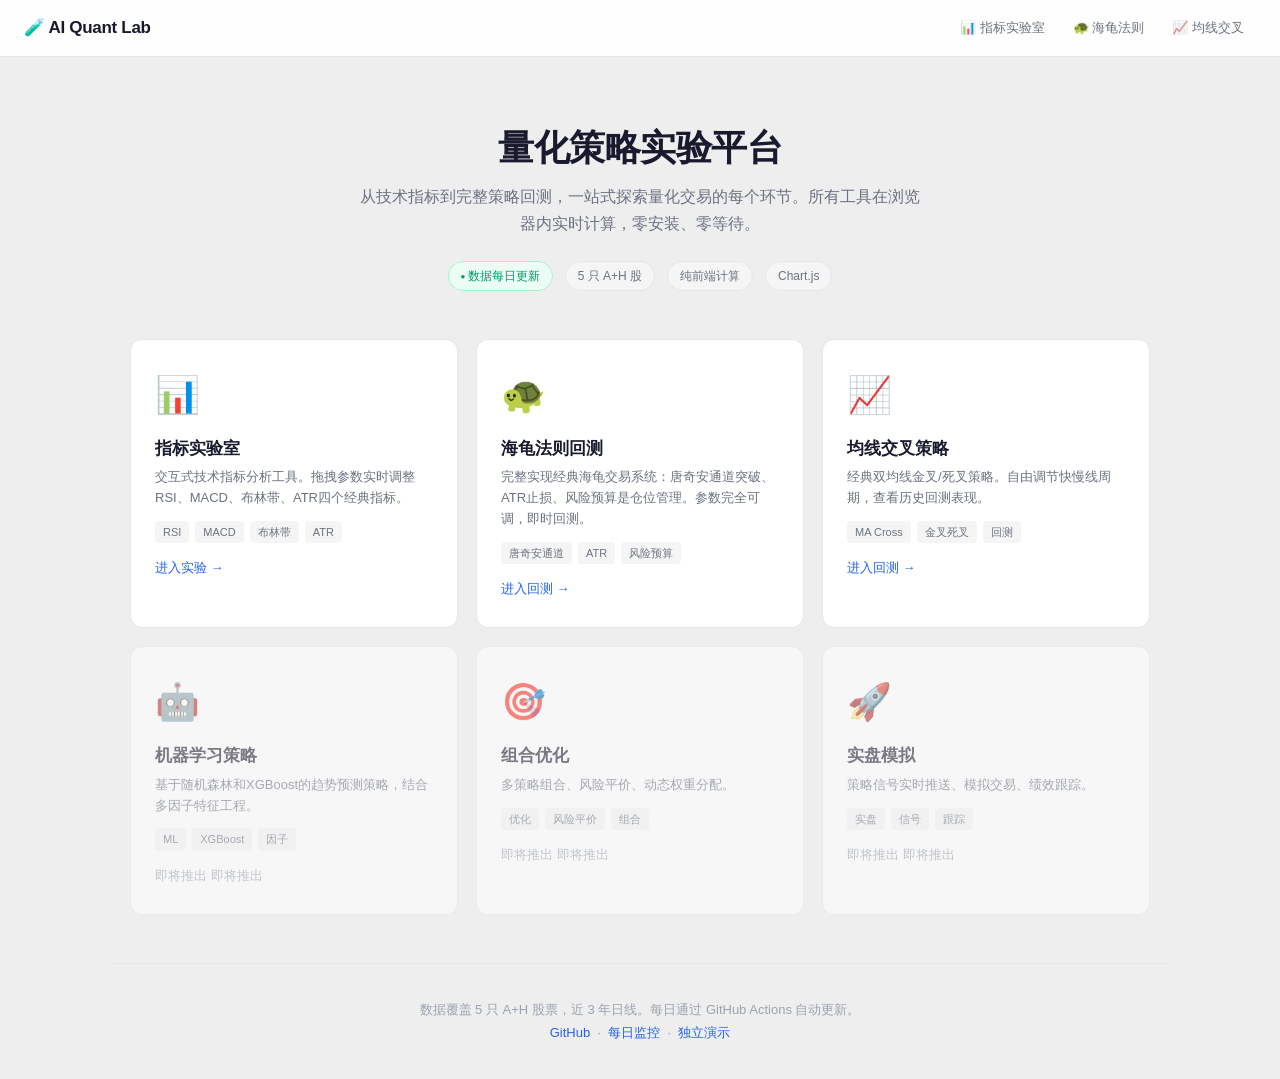
<file: index.html>
<!DOCTYPE html>
<html lang="zh-CN">
<head>
<meta charset="UTF-8">
<meta name="viewport" content="width=device-width, initial-scale=1.0">
<title>AI Quant Lab — 量化策略实验平台</title>
<link rel="stylesheet" href="shared/common.css">
<style>
/* Hero */
.hero{text-align:center;padding:64px 20px 48px}
.hero h1{font-size:36px;font-weight:700;margin-bottom:8px;letter-spacing:-.5px}
.hero p{font-size:16px;color:var(--tx2);max-width:560px;margin:0 auto 24px;line-height:1.7}
.hero .badges{display:flex;justify-content:center;gap:12px;flex-wrap:wrap}
.badge{font-size:12px;padding:5px 12px;border-radius:20px;background:var(--bg2);border:0.5px solid var(--bd);color:var(--tx2)}
.badge.live{background:#ecfdf5;border-color:#a7f3d0;color:var(--green)}
.badge.live::before{content:'● ';font-size:8px;vertical-align:middle}

/* Cards */
.strategies{display:grid;grid-template-columns:repeat(3,1fr);gap:18px;max-width:1060px;margin:0 auto;padding:0 20px 48px}
.strategy-card{background:var(--bg);border:1px solid var(--bd);border-radius:12px;padding:28px 24px;transition:all .2s;text-decoration:none;color:inherit;display:block}
.strategy-card:hover{transform:translateY(-3px);border-color:var(--accent);box-shadow:0 8px 24px rgba(0,0,0,.06)}
.strategy-card .icon{font-size:36px;margin-bottom:14px}
.strategy-card h2{font-size:17px;font-weight:600;margin-bottom:6px}
.strategy-card p{font-size:13px;color:var(--tx2);line-height:1.6;margin-bottom:12px}
.strategy-card .tags{display:flex;gap:6px;flex-wrap:wrap;margin-bottom:14px}
.tag{font-size:11px;padding:3px 8px;border-radius:4px;background:var(--bg2);color:var(--tx2)}
.strategy-card .enter{display:inline-block;font-size:13px;color:var(--accent);font-weight:500}
.strategy-card.coming-soon{opacity:.55;pointer-events:none}
.strategy-card.coming-soon .enter{color:var(--tx3)}
.strategy-card.coming-soon .enter::after{content:' 即将推出'}

/* Footer */
.footer{text-align:center;padding:32px 20px;color:var(--tx3);font-size:13px;border-top:0.5px solid var(--bd);max-width:1060px;margin:0 auto}
.footer p{margin:4px 0}
.footer a{color:var(--accent);text-decoration:none}

@media(max-width:900px){.strategies{grid-template-columns:repeat(2,1fr)}}
@media(max-width:600px){.strategies{grid-template-columns:1fr}.hero h1{font-size:26px}}
</style>
</head>
<body>

<nav class="site-nav">
  <a href="/ai-quant-lab/" class="nav-brand">🧪 AI Quant Lab</a>
  <div class="nav-links">
    <a href="/ai-quant-lab/indicator-lab/">📊 指标实验室</a>
    <a href="/ai-quant-lab/turtle-strategy/">🐢 海龟法则</a>
    <a href="/ai-quant-lab/ma-cross/">📈 均线交叉</a>
  </div>
</nav>

<!-- Hero -->
<section class="hero">
  <h1>量化策略实验平台</h1>
  <p>从技术指标到完整策略回测，一站式探索量化交易的每个环节。所有工具在浏览器内实时计算，零安装、零等待。</p>
  <div class="badges">
    <span class="badge live">数据每日更新</span>
    <span class="badge">5 只 A+H 股</span>
    <span class="badge">纯前端计算</span>
    <span class="badge">Chart.js</span>
  </div>
</section>

<!-- Strategy Cards -->
<section class="strategies">
  <!-- Indicator Lab -->
  <a href="/ai-quant-lab/indicator-lab/" class="strategy-card">
    <div class="icon">📊</div>
    <h2>指标实验室</h2>
    <p>交互式技术指标分析工具。拖拽参数实时调整RSI、MACD、布林带、ATR四个经典指标。</p>
    <div class="tags"><span class="tag">RSI</span><span class="tag">MACD</span><span class="tag">布林带</span><span class="tag">ATR</span></div>
    <span class="enter">进入实验 →</span>
  </a>

  <!-- Turtle Strategy -->
  <a href="/ai-quant-lab/turtle-strategy/" class="strategy-card">
    <div class="icon">🐢</div>
    <h2>海龟法则回测</h2>
    <p>完整实现经典海龟交易系统：唐奇安通道突破、ATR止损、风险预算是仓位管理。参数完全可调，即时回测。</p>
    <div class="tags"><span class="tag">唐奇安通道</span><span class="tag">ATR</span><span class="tag">风险预算</span></div>
    <span class="enter">进入回测 →</span>
  </a>

  <!-- MA Cross -->
  <a href="/ai-quant-lab/ma-cross/" class="strategy-card">
    <div class="icon">📈</div>
    <h2>均线交叉策略</h2>
    <p>经典双均线金叉/死叉策略。自由调节快慢线周期，查看历史回测表现。</p>
    <div class="tags"><span class="tag">MA Cross</span><span class="tag">金叉死叉</span><span class="tag">回测</span></div>
    <span class="enter">进入回测 →</span>
  </a>

  <!-- Future: ML Strategy -->
  <div class="strategy-card coming-soon">
    <div class="icon">🤖</div>
    <h2>机器学习策略</h2>
    <p>基于随机森林和XGBoost的趋势预测策略，结合多因子特征工程。</p>
    <div class="tags"><span class="tag">ML</span><span class="tag">XGBoost</span><span class="tag">因子</span></div>
    <span class="enter">即将推出</span>
  </div>

  <!-- Future: Portfolio -->
  <div class="strategy-card coming-soon">
    <div class="icon">🎯</div>
    <h2>组合优化</h2>
    <p>多策略组合、风险平价、动态权重分配。</p>
    <div class="tags"><span class="tag">优化</span><span class="tag">风险平价</span><span class="tag">组合</span></div>
    <span class="enter">即将推出</span>
  </div>

  <!-- Future: Live Trading -->
  <div class="strategy-card coming-soon">
    <div class="icon">🚀</div>
    <h2>实盘模拟</h2>
    <p>策略信号实时推送、模拟交易、绩效跟踪。</p>
    <div class="tags"><span class="tag">实盘</span><span class="tag">信号</span><span class="tag">跟踪</span></div>
    <span class="enter">即将推出</span>
  </div>
</section>

<!-- Footer -->
<div class="footer">
  <p>数据覆盖 5 只 A+H 股票，近 3 年日线。每日通过 GitHub Actions 自动更新。</p>
  <p><a href="https://github.com/waanng/ai-quant-lab" target="_blank">GitHub</a> &nbsp;·&nbsp;
     <a href="https://waanng.github.io/turtle-strategy-dashboard/" target="_blank">每日监控</a> &nbsp;·&nbsp;
     <a href="https://waanng.github.io/turtle-strategy-playground/" target="_blank">独立演示</a></p>
</div>

</body>
</html>
</file>
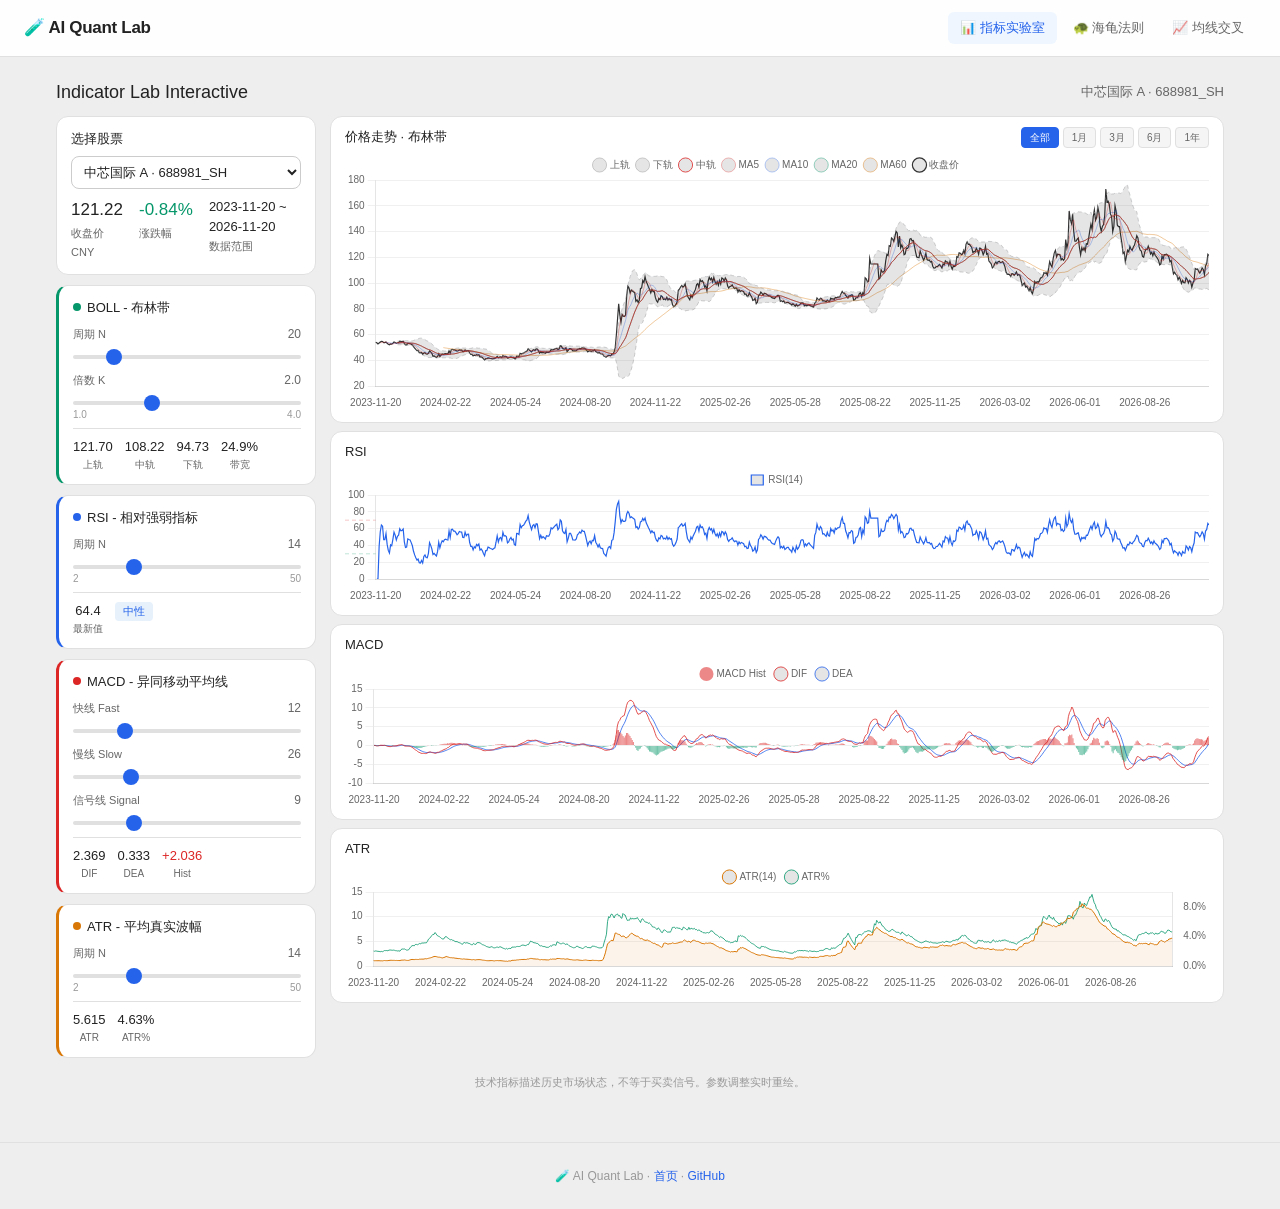
<file: indicator-lab/index.html>
<!DOCTYPE html>
<html lang="zh-CN">
<head>
<meta charset="UTF-8">
<meta name="viewport" content="width=device-width, initial-scale=1.0">
<title>Indicator Lab Interactive</title>
<link rel="stylesheet" href="../shared/common.css">
<style>
*,*::before,*::after{box-sizing:border-box;margin:0;padding:0}
:root{
  --bg:#fff;--bg2:#f5f5f5;--bg3:#eee;
  --tx:#222;--tx2:#666;--tx3:#999;
  --bd:#e0e0e0;--bd2:#ccc;
  --red:#dc2626;--green:#059669;--blue:#2563eb;--amber:#d97706;
  --font:-apple-system,BlinkMacSystemFont,'Segoe UI','PingFang SC','Microsoft YaHei',sans-serif;
  --r:8px;--r2:12px;
}
body{font-family:var(--font);font-size:13px;color:var(--tx);background:var(--bg3);line-height:1.5;overflow-y:scroll}
.app{max-width:1200px;margin:0 auto;padding:12px 16px}
.header{display:flex;justify-content:space-between;align-items:center;padding:10px 0}
.header h1{font-size:18px;font-weight:500}
.header .meta{font-size:13px;color:var(--tx2)}
.main{display:grid;grid-template-columns:260px 1fr;gap:14px}
.sidebar{display:flex;flex-direction:column;gap:10px}
.card{background:var(--bg);border-radius:var(--r2);border:0.5px solid var(--bd);padding:12px 14px}
.card-title{font-size:13px;font-weight:500;margin-bottom:8px;display:flex;align-items:center;gap:6px}
.card-title .dot{width:8px;height:8px;border-radius:50%;flex-shrink:0}
.slider-line{display:flex;align-items:center;justify-content:space-between;margin-bottom:2px}
.slider-line span{font-size:11px;color:var(--tx2)}
.slider-line .val{font-size:12px;font-weight:500;min-width:28px;text-align:right}
input[type=range]{width:100%;height:4px;-webkit-appearance:none;appearance:none;background:var(--bd);border-radius:2px;outline:none;margin:2px 0 8px}
input[type=range]::-webkit-slider-thumb{-webkit-appearance:none;width:16px;height:16px;border-radius:50%;background:var(--blue);cursor:pointer}
.range-labels{display:flex;justify-content:space-between;font-size:10px;color:var(--tx3);margin-top:-6px;margin-bottom:6px}
.metrics{display:flex;gap:12px;padding-top:8px;border-top:0.5px solid var(--bd);margin-top:4px}
.metric{text-align:center}
.metric .num{font-size:13px;font-weight:500}
.metric .label{font-size:10px;color:var(--tx2)}
.positive{color:var(--red)}
.negative{color:var(--green)}
.charts{display:flex;flex-direction:column;gap:8px}
.chart-box{background:var(--bg);border-radius:var(--r2);border:0.5px solid var(--bd);padding:10px 14px}
.chart-box .chart-header{display:flex;justify-content:space-between;align-items:center;margin-bottom:4px}
.chart-box .chart-title{font-size:13px;font-weight:500}
.range-btns{display:flex;gap:4px}
.range-btn{font-size:10px;padding:2px 8px;border-radius:4px;background:var(--bg2);border:0.5px solid var(--bd);cursor:pointer;color:var(--tx2)}
.range-btn.active{background:var(--blue);color:#fff;border-color:var(--blue)}
.chart-wrap{position:relative;width:100%}
.chart-wrap.p1{height:260px}
.chart-wrap.p2{height:140px}
.chart-wrap.p3{height:150px}
.chart-wrap.p4{height:130px}
select{width:100%;font-size:13px;padding:7px 8px;border-radius:var(--r);border:0.5px solid var(--bd2);background:var(--bg);color:var(--tx)}
.quick-info{display:flex;gap:16px;margin-top:8px}
.quick-info div{font-size:13px}
.quick-info .price{font-size:17px;font-weight:500}
.footer{text-align:center;font-size:11px;color:var(--tx3);padding:16px 0 8px}
.badge{display:inline-block;font-size:11px;padding:1px 8px;border-radius:4px}
.badge-info{background:#e6f1fb;color:var(--blue)}
.badge-red{background:#fcebeb;color:var(--red)}
.badge-green{background:#eaf3de;color:var(--green)}
@media(max-width:800px){.main{grid-template-columns:1fr}.sidebar{order:2}.charts{order:1}}
</style>
</head>
<body>

<nav class="site-nav">
  <a href="/ai-quant-lab/" class="nav-brand">🧪 AI Quant Lab</a>
  <div class="nav-links">
    <a href="/ai-quant-lab/indicator-lab/" class="active">📊 指标实验室</a>
    <a href="/ai-quant-lab/turtle-strategy/">🐢 海龟法则</a>
    <a href="/ai-quant-lab/ma-cross/">📈 均线交叉</a>
  </div>
</nav>

<div class="app">
<div class="header">
  <h1>Indicator Lab Interactive</h1>
  <span class="meta" id="headerMeta"></span>
</div>

<div class="main">
<div class="sidebar" id="sidebar">
  <div class="card">
    <div class="card-title">选择股票</div>
    <select id="stockSelect"></select>
    <div class="quick-info" id="quickInfo"></div>
  </div>
</div>

<div class="charts" id="charts">
  <div class="chart-box">
    <div class="chart-header">
      <span class="chart-title" id="chart1Title">价格走势 · 布林带</span>
      <div class="range-btns" id="rangeBtns"></div>
    </div>
    <div class="chart-wrap p1"><canvas id="chart1"></canvas></div>
  </div>
  <div class="chart-box">
    <div class="chart-header"><span class="chart-title">RSI</span></div>
    <div class="chart-wrap p2"><canvas id="chart2"></canvas></div>
  </div>
  <div class="chart-box">
    <div class="chart-header"><span class="chart-title">MACD</span></div>
    <div class="chart-wrap p3"><canvas id="chart3"></canvas></div>
  </div>
  <div class="chart-box">
    <div class="chart-header"><span class="chart-title">ATR</span></div>
    <div class="chart-wrap p4"><canvas id="chart4"></canvas></div>
  </div>
</div>
</div>

<div class="footer">技术指标描述历史市场状态，不等于买卖信号。参数调整实时重绘。</div>
</div>

<script src="../vendor/chart.umd.min.js"></script>
<script src="data.js"></script>
<script>
// ============================================================
// 指标计算引擎
// ============================================================
function ema(data, period) {
  var k = 2/(period+1), result = new Array(data.length);
  result[0] = data[0];
  for (var i = 1; i < data.length; i++) result[i] = data[i]*k + result[i-1]*(1-k);
  return result;
}
function wilderEma(data, period) {
  var a = 1/period, result = new Array(data.length);
  result[0] = data[0];
  for (var i = 1; i < data.length; i++) result[i] = data[i]*a + result[i-1]*(1-a);
  return result;
}
function calcRSI(closes, n) {
  var len = closes.length, gains = new Array(len).fill(0), losses = new Array(len).fill(0);
  for (var i = 1; i < len; i++) {
    var d = closes[i] - closes[i-1];
    gains[i] = d > 0 ? d : 0;
    losses[i] = d < 0 ? -d : 0;
  }
  var avgG = wilderEma(gains, n), avgL = wilderEma(losses, n);
  return avgG.map(function(g, i) {
    if (i === 0) return null;
    if (avgL[i] === 0) return 100;
    var rs = g / avgL[i];
    return 100 - 100/(1+rs);
  });
}
function calcMACD(closes, fast, slow, signal) {
  var len = closes.length;
  var emaF = ema(closes, fast), emaS = ema(closes, slow);
  var dif = new Array(len), dea, hist;
  for (var i = 0; i < len; i++) dif[i] = emaF[i] - emaS[i];
  dea = ema(dif, signal);
  hist = dif.map(function(d, i) { return d - dea[i]; });
  return {dif: dif, dea: dea, hist: hist};
}
function calcBOLL(closes, n, k) {
  var len = closes.length, mid = new Array(len), up = new Array(len), low = new Array(len);
  for (var i = 0; i < len; i++) {
    if (i < n-1) { mid[i]=null; up[i]=null; low[i]=null; continue; }
    var sum=0, j; for (j=i-n+1;j<=i;j++) sum+=closes[j];
    var m=sum/n, sumsq=0;
    for (j=i-n+1;j<=i;j++) sumsq+=Math.pow(closes[j]-m,2);
    var std=Math.sqrt(sumsq/n);
    mid[i]=m; up[i]=m+k*std; low[i]=m-k*std;
  }
  return {mid:mid, up:up, low:low};
}
function calcATR(highs, lows, closes, n) {
  var len = highs.length, tr = new Array(len);
  tr[0] = highs[0]-lows[0];
  for (var i = 1; i < len; i++) {
    tr[i] = Math.max(highs[i]-lows[i], Math.abs(highs[i]-closes[i-1]), Math.abs(lows[i]-closes[i-1]));
  }
  var atr = wilderEma(tr, n);
  var atrPct = atr.map(function(a,i){ return a/closes[i]*100; });
  return {atr:atr, atrPct:atrPct};
}
function calcMA(closes, n) {
  var len = closes.length, ma = new Array(len).fill(null);
  var sum = 0;
  for (var i = 0; i < len; i++) {
    sum += closes[i];
    if (i >= n) sum -= closes[i-n];
    if (i >= n-1) ma[i] = sum/n;
  }
  return ma;
}

// ============================================================
// 全局状态
// ============================================================
var currentStock = STOCK_DATA[0];
var params = { rsiN:14, macdFast:12, macdSlow:26, macdSig:9, bollN:20, bollK:2.0, atrN:14 };
var timeRange = 0; // 0=all, 1=1m, 2=3m, 3=6m, 4=1y

// ============================================================
// Chart.js 实例
// ============================================================
var ctx1=null, ctx2=null, ctx3=null, ctx4=null;
var c1=null, c2=null, c3=null, c4=null;

function getData() {
  var d = currentStock.data, len = d.length;
  var dates = d.map(function(r){return r.d;});
  var closes = d.map(function(r){return r.c;});
  var highs = d.map(function(r){return r.h;});
  var lows = d.map(function(r){return r.l;});
  if (timeRange === 0) return {dates:dates, closes:closes, highs:highs, lows:lows, start:0, len:len};

  var now = new Date(dates[len-1]);
  var cutoff;
  if (timeRange === 1) cutoff = new Date(now.getTime() - 30*86400000);
  else if (timeRange === 2) cutoff = new Date(now.getTime() - 90*86400000);
  else if (timeRange === 3) cutoff = new Date(now.getTime() - 180*86400000);
  else cutoff = new Date(now.getTime() - 365*86400000);

  var start = 0;
  for (var i = 0; i < len; i++) {
    if (new Date(dates[i]) >= cutoff) { start = i; break; }
  }
  return {
    dates: dates.slice(start), closes: closes.slice(start),
    highs: highs.slice(start), lows: lows.slice(start),
    start: start, len: len - start
  };
}

function padNull(arr, n) {
  var r = new Array(n).fill(null);
  for (var i = 0; i < Math.min(arr.length, n); i++) r[i] = arr[i];
  return r;
}

// ============================================================
// 渲染所有图表
// ============================================================
function renderAll() {
  var full = currentStock.data;
  var fullDates = full.map(function(r){return r.d;});
  var fullCloses = full.map(function(r){return r.c;});
  var fullHighs = full.map(function(r){return r.h;});
  var fullLows = full.map(function(r){return r.l;});

  var d = getData();
  var dates = d.dates, closes = d.closes, highs = d.highs, lows = d.lows;

  // 计算所有指标（用全量数据，然后切片）
  var rsiFull = calcRSI(fullCloses, params.rsiN);
  var macdFull = calcMACD(fullCloses, params.macdFast, params.macdSlow, params.macdSig);
  var bollFull = calcBOLL(fullCloses, params.bollN, params.bollK);
  var atrFull = calcATR(fullHighs, fullLows, fullCloses, params.atrN);
  var ma5Full = calcMA(fullCloses, 5), ma10Full = calcMA(fullCloses, 10);
  var ma20Full = calcMA(fullCloses, 20), ma60Full = calcMA(fullCloses, 60);

  // 切片
  var s = d.start, n = d.len;
  var cd = dates, cc = closes;
  var rsiD = padNull(rsiFull.slice(s), n);
  var difD = padNull(macdFull.dif.slice(s), n);
  var deaD = padNull(macdFull.dea.slice(s), n);
  var histD = padNull(macdFull.hist.slice(s), n);
  var bMid = padNull(bollFull.mid.slice(s), n);
  var bUp = padNull(bollFull.up.slice(s), n);
  var bLow = padNull(bollFull.low.slice(s), n);
  var atrD = padNull(atrFull.atr.slice(s), n);
  var atrPctD = padNull(atrFull.atrPct.slice(s), n);
  var ma5 = padNull(ma5Full.slice(s), n), ma10 = padNull(ma10Full.slice(s), n);
  var ma20 = padNull(ma20Full.slice(s), n), ma60 = padNull(ma60Full.slice(s), n);

  // Chart 1: 价格 + MA + 布林带
  if (c1) c1.destroy();
  ctx1 = document.getElementById('chart1').getContext('2d');
  c1 = new Chart(ctx1, {
    type: 'line',
    data: {
      labels: cd,
      datasets: [
        {label:'上轨',data:bUp,borderColor:'rgba(153,153,153,0.6)',borderWidth:0.8,borderDash:[4,3],pointRadius:0,fill:false},
        {label:'下轨',data:bLow,borderColor:'rgba(153,153,153,0.6)',borderWidth:0.8,borderDash:[4,3],pointRadius:0,fill:{target:'-1',above:'rgba(37,99,235,0.06)'}},
        {label:'中轨',data:bMid,borderColor:'#dc2626',borderWidth:0.8,pointRadius:0,fill:false},
        {label:'MA5',data:ma5,borderColor:'rgba(220,38,38,0.4)',borderWidth:0.8,pointRadius:0,fill:false},
        {label:'MA10',data:ma10,borderColor:'rgba(37,99,235,0.4)',borderWidth:0.8,pointRadius:0,fill:false},
        {label:'MA20',data:ma20,borderColor:'rgba(5,150,105,0.5)',borderWidth:0.8,pointRadius:0,fill:false},
        {label:'MA60',data:ma60,borderColor:'rgba(217,119,6,0.5)',borderWidth:0.8,pointRadius:0,fill:false},
        {label:'收盘价',data:cc,borderColor:'#333',borderWidth:1.2,pointRadius:0,fill:false}
      ]
    },
    options: {
      responsive:true,maintainAspectRatio:false,
      interaction:{mode:'index',intersect:false},
      plugins:{legend:{display:true,position:'top',labels:{boxWidth:12,font:{size:10},padding:8,usePointStyle:true}}},
      scales:{
        x:{ticks:{maxTicksLimit:12,font:{size:10}},grid:{display:false}},
        y:{ticks:{font:{size:10}},grid:{color:'rgba(0,0,0,0.06)'}}
      }
    }
  });

  // Chart 2: RSI
  if (c2) c2.destroy();
  ctx2 = document.getElementById('chart2').getContext('2d');
  c2 = new Chart(ctx2, {
    type: 'line',
    data: {
      labels: cd,
      datasets: [
        {label:'RSI('+params.rsiN+')',data:rsiD,borderColor:'#2563eb',borderWidth:1.2,pointRadius:0,fill:false},
      ]
    },
    options: {
      responsive:true,maintainAspectRatio:false,
      interaction:{mode:'index',intersect:false},
      plugins:{
        legend:{display:true,position:'top',labels:{boxWidth:12,font:{size:10}}},
        annotation:{}
      },
      scales:{
        x:{ticks:{maxTicksLimit:12,font:{size:10}},grid:{display:false}},
        y:{min:0,max:100,ticks:{stepSize:10,font:{size:10}},grid:{color:'rgba(0,0,0,0.06)'}}
      }
    },
    plugins: [{
      id: 'rsiLines',
      beforeDraw: function(chart) {
        var ctx = chart.ctx, yScale = chart.scales.y;
        var y70 = yScale.getPixelForValue(70), y30 = yScale.getPixelForValue(30);
        ctx.save();
        ctx.setLineDash([4,3]);
        ctx.strokeStyle = '#dc2626'; ctx.lineWidth = 0.5; ctx.globalAlpha = 0.5;
        ctx.beginPath(); ctx.moveTo(yScale.left, y70); ctx.lineTo(yScale.right, y70); ctx.stroke();
        ctx.strokeStyle = '#059669';
        ctx.beginPath(); ctx.moveTo(yScale.left, y30); ctx.lineTo(yScale.right, y30); ctx.stroke();
        ctx.restore();
      }
    }]
  });

  // Chart 3: MACD
  if (c3) c3.destroy();
  ctx3 = document.getElementById('chart3').getContext('2d');
  var histColors = histD.map(function(v){ return v>=0 ? 'rgba(220,38,38,0.55)' : 'rgba(5,150,105,0.55)'; });
  c3 = new Chart(ctx3, {
    type: 'bar',
    data: {
      labels: cd,
      datasets: [
        {label:'MACD Hist',data:histD,backgroundColor:histColors,borderWidth:0,barPercentage:0.9,categoryPercentage:1.0},
        {label:'DIF',data:difD,borderColor:'#dc2626',borderWidth:0.8,pointRadius:0,type:'line',fill:false},
        {label:'DEA',data:deaD,borderColor:'#2563eb',borderWidth:0.8,pointRadius:0,type:'line',fill:false}
      ]
    },
    options: {
      responsive:true,maintainAspectRatio:false,
      interaction:{mode:'index',intersect:false},
      plugins:{legend:{display:true,position:'top',labels:{boxWidth:12,font:{size:10},usePointStyle:true}}},
      scales:{
        x:{ticks:{maxTicksLimit:12,font:{size:10}},grid:{display:false}},
        y:{ticks:{font:{size:10}},grid:{color:'rgba(0,0,0,0.06)'}}
      }
    }
  });

  // Chart 4: ATR
  if (c4) c4.destroy();
  ctx4 = document.getElementById('chart4').getContext('2d');
  c4 = new Chart(ctx4, {
    type: 'line',
    data: {
      labels: cd,
      datasets: [
        {label:'ATR('+params.atrN+')',data:atrD,borderColor:'#d97706',borderWidth:1.0,pointRadius:0,fill:{target:'origin',above:'rgba(217,119,6,0.08)'}},
        {label:'ATR%',data:atrPctD,borderColor:'#059669',borderWidth:0.8,pointRadius:0,yAxisID:'y1',fill:false}
      ]
    },
    options: {
      responsive:true,maintainAspectRatio:false,
      interaction:{mode:'index',intersect:false},
      plugins:{legend:{display:true,position:'top',labels:{boxWidth:12,font:{size:10},usePointStyle:true}}},
      scales:{
        x:{ticks:{maxTicksLimit:12,font:{size:10}},grid:{display:false}},
        y:{position:'left',ticks:{font:{size:10}},grid:{color:'rgba(0,0,0,0.06)'},title:{display:false}},
        y1:{position:'right',ticks:{font:{size:10},callback:function(v){return v.toFixed(1)+'%';}},grid:{display:false}}
      }
    }
  });

  // 更新指标卡
  updateMetricCards(fullCloses, rsiFull, macdFull, bollFull, atrFull);
}

// ============================================================
// 指标卡更新
// ============================================================
function updateMetricCards(closes, rsi, macd, boll, atr) {
  var i = closes.length - 1;
  var rsiVal = rsi[i], rsiStatus = rsiVal > 70 ? '超买' : (rsiVal < 30 ? '超卖' : '中性');
  var rsiClass = rsiVal > 70 ? 'badge-red' : (rsiVal < 30 ? 'badge-green' : 'badge-info');
  var difVal = macd.dif[i], deaVal = macd.dea[i], histVal = macd.hist[i];
  var bMidV = boll.mid[i], bUpV = boll.up[i], bLowV = boll.low[i];
  var widthPct = bMidV > 0 ? ((bUpV - bLowV) / bMidV * 100) : 0;
  var atrVal = atr.atr[i], atrPctV = atr.atrPct[i];

  document.getElementById('sidebar').innerHTML =
    '<div class="card">'+
      '<div class="card-title">选择股票</div>'+
      '<select id="stockSelect">'+STOCK_DATA.map(function(s){return '<option value="'+s.key+'">'+s.name+' · '+s.key+'</option>';}).join('')+'</select>'+
      '<div class="quick-info">'+
        '<div><span class="price" id="latestPrice"></span><br><span style="font-size:11px;color:var(--tx2)">收盘价 '+currentStock.currency+'</span></div>'+
        '<div><span class="price" id="priceChange"></span><br><span style="font-size:11px;color:var(--tx2)">涨跌幅</span></div>'+
        '<div><span style="font-size:13px;font-weight:500" id="dataRange"></span><br><span style="font-size:11px;color:var(--tx2)">数据范围</span></div>'+
      '</div>'+
    '</div>'+

    '<div class="card" style="border-left:3px solid #059669">'+
      '<div class="card-title"><span class="dot" style="background:#059669"></span>BOLL - 布林带</div>'+
      '<div class="slider-line"><span>周期 N</span><span class="val">'+params.bollN+'</span></div>'+
      '<input type="range" id="bollN" min="5" max="100" value="'+params.bollN+'">'+
      '<div class="slider-line" style="margin-top:4px"><span>倍数 K</span><span class="val">'+params.bollK.toFixed(1)+'</span></div>'+
      '<input type="range" id="bollK" min="10" max="40" value="'+(params.bollK*10)+'" step="1">'+
      '<div class="range-labels"><span>1.0</span><span>4.0</span></div>'+
      '<div class="metrics">'+
        '<div class="metric"><div class="num">'+(bUpV !== null ? bUpV.toFixed(2) : '-')+'</div><div class="label">上轨</div></div>'+
        '<div class="metric"><div class="num">'+(bMidV !== null ? bMidV.toFixed(2) : '-')+'</div><div class="label">中轨</div></div>'+
        '<div class="metric"><div class="num">'+(bLowV !== null ? bLowV.toFixed(2) : '-')+'</div><div class="label">下轨</div></div>'+
        '<div class="metric"><div class="num">'+(widthPct.toFixed(1)+'%')+'</div><div class="label">带宽</div></div>'+
      '</div>'+
    '</div>'+

    '<div class="card" style="border-left:3px solid #2563eb">'+
      '<div class="card-title"><span class="dot" style="background:#2563eb"></span>RSI - 相对强弱指标</div>'+
      '<div class="slider-line"><span>周期 N</span><span class="val">'+params.rsiN+'</span></div>'+
      '<input type="range" id="rsiN" min="2" max="50" value="'+params.rsiN+'">'+
      '<div class="range-labels"><span>2</span><span>50</span></div>'+
      '<div class="metrics">'+
        '<div class="metric"><div class="num">'+(rsiVal !== null ? rsiVal.toFixed(1) : '-')+'</div><div class="label">最新值</div></div>'+
        '<div class="metric"><span class="badge '+rsiClass+'">'+rsiStatus+'</span></div>'+
      '</div>'+
    '</div>'+

    '<div class="card" style="border-left:3px solid #dc2626">'+
      '<div class="card-title"><span class="dot" style="background:#dc2626"></span>MACD - 异同移动平均线</div>'+
      '<div class="slider-line"><span>快线 Fast</span><span class="val">'+params.macdFast+'</span></div>'+
      '<input type="range" id="macdFast" min="2" max="50" value="'+params.macdFast+'">'+
      '<div class="slider-line" style="margin-top:4px"><span>慢线 Slow</span><span class="val">'+params.macdSlow+'</span></div>'+
      '<input type="range" id="macdSlow" min="3" max="100" value="'+params.macdSlow+'">'+
      '<div class="slider-line" style="margin-top:4px"><span>信号线 Signal</span><span class="val">'+params.macdSig+'</span></div>'+
      '<input type="range" id="macdSig" min="2" max="30" value="'+params.macdSig+'">'+
      '<div class="metrics">'+
        '<div class="metric"><div class="num">'+(difVal !== null ? difVal.toFixed(3) : '-')+'</div><div class="label">DIF</div></div>'+
        '<div class="metric"><div class="num">'+(deaVal !== null ? deaVal.toFixed(3) : '-')+'</div><div class="label">DEA</div></div>'+
        '<div class="metric"><div class="num '+(histVal>=0?'positive':'negative')+'">'+(histVal !== null ? (histVal>=0?'+':'')+histVal.toFixed(3) : '-')+'</div><div class="label">Hist</div></div>'+
      '</div>'+
    '</div>'+

    '<div class="card" style="border-left:3px solid #d97706">'+
      '<div class="card-title"><span class="dot" style="background:#d97706"></span>ATR - 平均真实波幅</div>'+
      '<div class="slider-line"><span>周期 N</span><span class="val">'+params.atrN+'</span></div>'+
      '<input type="range" id="atrN" min="2" max="50" value="'+params.atrN+'">'+
      '<div class="range-labels"><span>2</span><span>50</span></div>'+
      '<div class="metrics">'+
        '<div class="metric"><div class="num">'+(atrVal !== null ? atrVal.toFixed(3) : '-')+'</div><div class="label">ATR</div></div>'+
        '<div class="metric"><div class="num">'+(atrPctV !== null ? atrPctV.toFixed(2)+'%' : '-')+'</div><div class="label">ATR%</div></div>'+
      '</div>'+
    '</div>';

  // 快速信息
  var lastClose = closes[closes.length-1];
  var prevClose = closes.length > 1 ? closes[closes.length-2] : lastClose;
  var change = (lastClose/prevClose - 1)*100;
  var changeClass = change >= 0 ? 'positive' : 'negative';
  document.getElementById('latestPrice').innerHTML = '<span style="color:var(--tx)">'+lastClose.toFixed(2)+'</span>';
  document.getElementById('priceChange').innerHTML = '<span class="'+changeClass+'">'+(change>=0?'+':'')+change.toFixed(2)+'%</span>';
  document.getElementById('dataRange').innerHTML = currentStock.data[0].d+' ~ '+currentStock.data[currentStock.data.length-1].d;

  document.getElementById('stockSelect').value = currentStock.key;
  document.getElementById('headerMeta').textContent = currentStock.name + ' · ' + currentStock.key;

  // 绑定事件
  bindEvents();
}

// ============================================================
// 事件绑定 + Debounce
// ============================================================
var debounceTimer = null;
function bindEvents() {
  document.getElementById('stockSelect').onchange = function() {
    var key = this.value;
    for (var i = 0; i < STOCK_DATA.length; i++) {
      if (STOCK_DATA[i].key === key) { currentStock = STOCK_DATA[i]; break; }
    }
    saveState(); renderAll();
  };

  var sliders = ['rsiN','macdFast','macdSlow','macdSig','bollN','bollK','atrN'];
  sliders.forEach(function(id) {
    var el = document.getElementById(id);
    if (!el) return;
    el.oninput = function() {
      var val = parseFloat(this.value);
      if (id === 'bollK') val = val / 10;
      params[id] = val;
      if (debounceTimer) clearTimeout(debounceTimer);
      debounceTimer = setTimeout(function() { saveState(); renderAll(); }, 200);
    };
  });
}

// 时间范围按钮
function buildRangeBtns() {
  var labels = ['全部','1月','3月','6月','1年'];
  var html = '';
  for (var i = 0; i < labels.length; i++) {
    html += '<span class="range-btn'+(timeRange===i?' active':'')+'" data-range="'+i+'">'+labels[i]+'</span>';
  }
  document.getElementById('rangeBtns').innerHTML = html;
  var btns = document.querySelectorAll('.range-btn');
  btns.forEach(function(b) {
    b.onclick = function() {
      timeRange = parseInt(this.dataset.range);
      buildRangeBtns();
      saveState();
      renderAll();
    };
  });
}

// ============================================================
// URL Hash 持久化
// ============================================================
function saveState() {
  var h = currentStock.key + '|' + timeRange + '|' + params.rsiN + '|' +
    params.macdFast + '|' + params.macdSlow + '|' + params.macdSig + '|' +
    params.bollN + '|' + params.bollK.toFixed(1) + '|' + params.atrN;
  window.location.hash = h;
}

function loadState() {
  var h = window.location.hash.substring(1);
  if (!h) return;
  var parts = h.split('|');
  if (parts.length < 9) return;
  var key = parts[0];
  for (var i = 0; i < STOCK_DATA.length; i++) {
    if (STOCK_DATA[i].key === key) { currentStock = STOCK_DATA[i]; break; }
  }
  timeRange = parseInt(parts[1]) || 0;
  params.rsiN = parseInt(parts[2]) || 14;
  params.macdFast = parseInt(parts[3]) || 12;
  params.macdSlow = parseInt(parts[4]) || 26;
  params.macdSig = parseInt(parts[5]) || 9;
  params.bollN = parseInt(parts[6]) || 20;
  params.bollK = parseFloat(parts[7]) || 2.0;
  params.atrN = parseInt(parts[8]) || 14;
}

// ============================================================
// 初始化
// ============================================================
window.onload = function() {
  loadState();
  buildRangeBtns();
  renderAll();
  window.onhashchange = function() { loadState(); renderAll(); };
};
</script>
<footer class="site-footer">
  <p>🧪 AI Quant Lab · <a href="/ai-quant-lab/">首页</a> · <a href="https://github.com/waanng/ai-quant-lab" target="_blank">GitHub</a></p>
</footer>
</body>
</html>
</file>
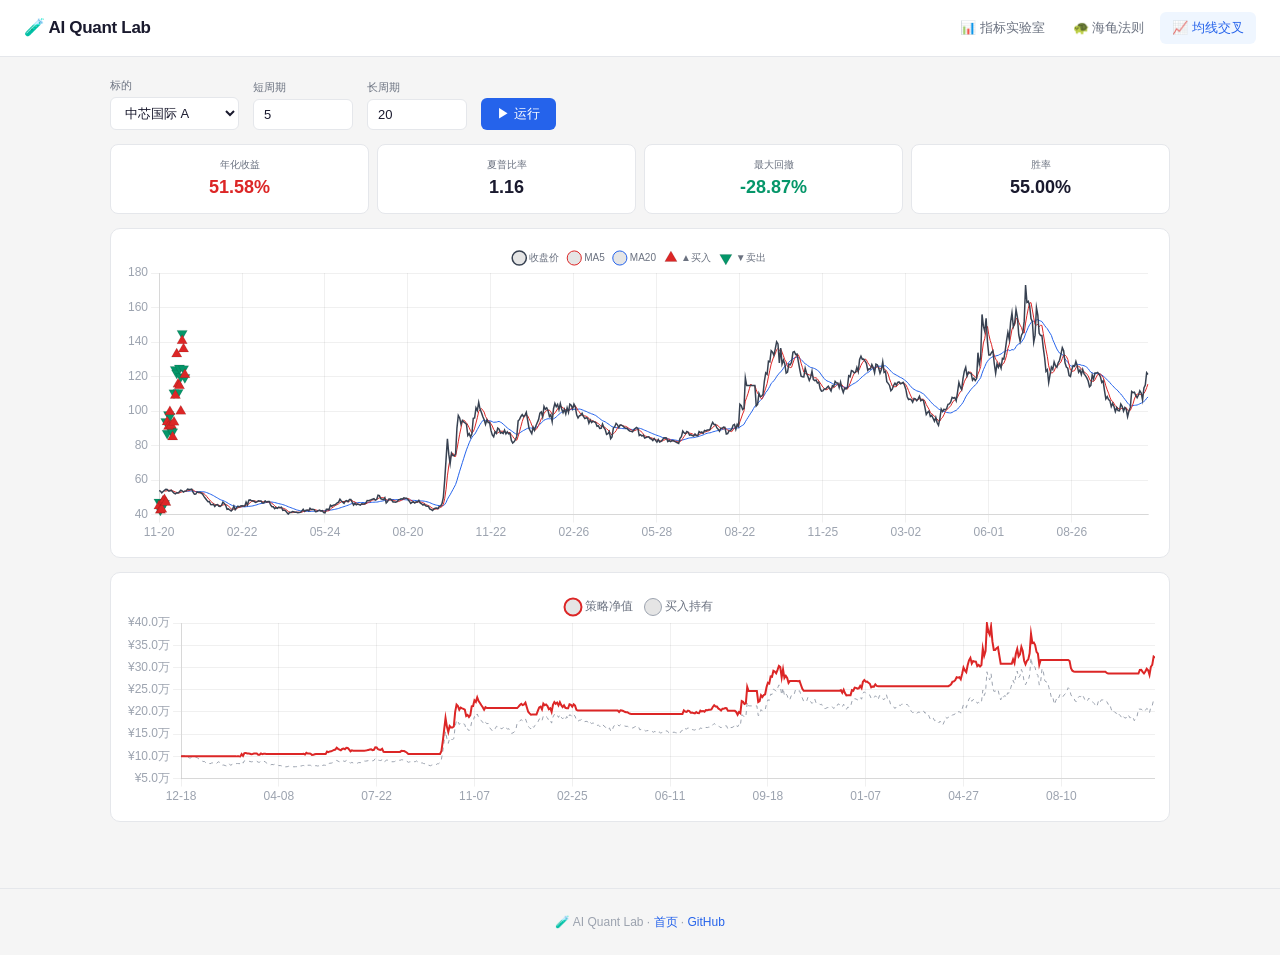
<file: ma-cross/index.html>
<!DOCTYPE html>
<html lang="zh-CN">
<head>
<meta charset="UTF-8">
<meta name="viewport" content="width=device-width, initial-scale=1.0">
<title>均线交叉策略 — AI Quant Lab</title>
<link rel="stylesheet" href="../shared/common.css">
<style>
:root{--bg:#fff;--bg2:#f5f5f5;--bd:#e5e7eb;--tx:#1a1a2e;--tx2:#6b7280;--tx3:#9ca3af;--red:#dc2626;--green:#059669;--blue:#2563eb;--font:-apple-system,BlinkMacSystemFont,"Segoe UI","PingFang SC","Microsoft YaHei",sans-serif}
*{margin:0;padding:0;box-sizing:border-box}
body{font-family:var(--font);font-size:13px;color:var(--tx);background:var(--bg2);line-height:1.5}
.container{max-width:1100px;margin:0 auto;padding:20px}
.controls{display:flex;gap:14px;flex-wrap:wrap;align-items:flex-end;margin-bottom:14px}
.control-group{display:flex;flex-direction:column;gap:4px}
.control-group label{font-size:11px;color:var(--tx2);text-transform:uppercase}
select,input[type=number]{background:var(--bg);color:var(--tx);border:1px solid var(--bd);padding:7px 10px;border-radius:6px;font-size:13px;min-width:100px}
.metrics{display:grid;grid-template-columns:repeat(4,1fr);gap:8px;margin-bottom:14px}
.m-card{background:var(--bg);border:1px solid var(--bd);border-radius:8px;padding:12px;text-align:center}
.m-card .m-label{font-size:10px;color:var(--tx2);text-transform:uppercase}
.m-card .m-value{font-size:18px;font-weight:700;margin-top:2px}
.up{color:var(--red)}.down{color:var(--green)}
.chart-panel{background:var(--bg);border:1px solid var(--bd);border-radius:10px;padding:14px;margin-bottom:14px}
.chart-wrap{position:relative;height:300px}
@media(max-width:600px){.controls{flex-direction:column}.metrics{grid-template-columns:repeat(2,1fr)}}
</style>
<script src="../shared/lib/chart.umd.min.js"></script>
</head>
<body>
<nav class="site-nav">
  <a href="/ai-quant-lab/" class="nav-brand">🧪 AI Quant Lab</a>
  <div class="nav-links">
    <a href="/ai-quant-lab/indicator-lab/">📊 指标实验室</a>
    <a href="/ai-quant-lab/turtle-strategy/">🐢 海龟法则</a>
    <a href="/ai-quant-lab/ma-cross/" class="active">📈 均线交叉</a>
  </div>
</nav>

<div class="container">
<div class="controls">
  <div class="control-group"><label>标的</label><select id="stock-selector"></select></div>
  <div class="control-group"><label>短周期</label><input type="number" id="short-ma" value="5" min="2" max="60" style="width:70px"></div>
  <div class="control-group"><label>长周期</label><input type="number" id="long-ma" value="20" min="5" max="120" style="width:70px"></div>
  <div class="control-group"><label style="visibility:hidden">.</label><button onclick="run()" style="background:var(--blue);color:#fff;border:none;padding:7px 16px;border-radius:6px;cursor:pointer;font-size:13px">▶ 运行</button></div>
</div>

<div class="metrics" id="metrics-cards"></div>
<div class="chart-panel"><div class="chart-wrap"><canvas id="ma-chart"></canvas></div></div>
<div class="chart-panel"><div class="chart-wrap" style="height:220px"><canvas id="equity-chart"></canvas></div></div>
</div>

<script src="../indicator-lab/data.js"></script>
<script>
const NAMES={};
let stockMap={},maChart=null,eqChart=null;
STOCK_DATA.forEach(s=>{const c=s.key.replace('_SH','.SH').replace('_SZ','.SZ').replace('_HK','.HK');stockMap[c]=s;NAMES[c]=s.name;});

function convertData(raw){return raw.data.map(r=>({date:r.d,o:r.o,h:r.h,l:r.l,c:r.c,v:r.v}));}
function fmtPct(v){return(v*100).toFixed(2)+'%';}
function up(v){return v>=0?'up':'down';}
function sma(arr,p){const r=[];for(let i=0;i<arr.length;i++)r.push(i<p-1?null:arr.slice(i-p+1,i+1).reduce((a,b)=>a+b,0)/p);return r;}

function run(){
  const tsCode=document.getElementById('stock-selector').value;
  const raw=stockMap[tsCode];if(!raw)return;
  const data=convertData(raw);
  const sp=+document.getElementById('short-ma').value;
  const lp=+document.getElementById('long-ma').value;
  const close=data.map(d=>d.c);
  const sm=sma(close,sp),lm=sma(close,lp);
  const n=data.length;

  // Backtest
  let cash=100000,pos=0,trades=[],equity=[];
  for(let i=lp;i<n;i++){
    if(sm[i]==null||lm[i]==null)continue;
    const sig=(sm[i-1]<=lm[i-1]&&sm[i]>lm[i])?1:(sm[i-1]>=lm[i-1]&&sm[i]<lm[i])?-1:0;
    const execP=data[i].o;
    if(pos===0&&sig===1){const sh=Math.floor(cash/execP/100)*100;if(sh>0){cash-=sh*execP*1.0003;pos=sh;trades.push({entry:data[i].date,ep:execP,shares:sh});}}
    else if(pos>0&&sig===-1){cash+=pos*execP*.9997;const t=trades[trades.length-1];
      trades[trades.length-1]={...t,exit:data[i].date,xp:execP,ret:(execP-t.ep)/t.ep,hold:i-lp};
      pos=0;}
    equity.push({date:data[i].date,eq:cash+pos*close[i]});
  }

  // Equity chart data
  const eqLabels=equity.map(e=>e.date.slice(5));
  const eqVals=equity.map(e=>e.eq);
  const firstC=equity[0]?data.find(d=>d.date===equity[0].date)?.c||1:1;
  const bench=equity.map((e,i)=>{
    const c=data.find(d=>d.date===e.date)?.c||1;return 100000*(1+(c-firstC)/firstC);
  });

  // Metrics
  const final=eqVals[eqVals.length-1];
  const cumRet=(final-100000)/100000;
  const years=eqVals.length/252;
  const annRet=years>0?Math.pow(1+cumRet,1/years)-1:0;
  const dr=[];for(let i=1;i<eqVals.length;i++)dr.push((eqVals[i]-eqVals[i-1])/eqVals[i-1]);
  const meanR=dr.reduce((a,b)=>a+b,0)/dr.length;
  const stdR=Math.sqrt(dr.reduce((a,b)=>a+(b-meanR)**2,0)/dr.length);
  const sharpe=stdR>0?meanR/stdR*Math.sqrt(252):0;
  let peak=-Infinity,maxDD=0;
  for(const v of eqVals){if(v>peak)peak=v;const dd=(v-peak)/peak;if(dd<maxDD)maxDD=dd;}
  const completedTrades=trades.filter(t=>t.exit);
  const wr=completedTrades.length>0?completedTrades.filter(t=>t.ret>0).length/completedTrades.length:0;

  document.getElementById('metrics-cards').innerHTML=[
    ['年化收益',fmtPct(annRet),up(annRet)],['夏普比率',sharpe.toFixed(2),''],
    ['最大回撤',fmtPct(maxDD),'down'],['胜率',fmtPct(wr),''],
  ].map(([l,v,c])=>`<div class="m-card"><div class="m-label">${l}</div><div class="m-value ${c}">${v}</div></div>`).join('');

  // MA chart
  if(maChart)maChart.destroy();
  const ctx1=document.getElementById('ma-chart').getContext('2d');
  const maLabels=data.map(d=>d.date.slice(5));
  // 用日期到索引的映射来定位散点
  const dateIdx={};data.forEach((d,i)=>{dateIdx[d.date]=i;});
  const entries=[],exits=[];
  completedTrades.forEach(t=>{
    const ei=dateIdx[t.entry],xi=dateIdx[t.exit];
    if(ei!=null)entries.push({x:ei,y:t.ep});
    if(xi!=null)exits.push({x:xi,y:t.xp});
  });
  maChart=new Chart(ctx1,{type:'line',data:{labels:maLabels,datasets:[
    {label:'收盘价',data:close,borderColor:'#374151',borderWidth:1.5,pointRadius:0},
    {label:`MA${sp}`,data:sm,borderColor:'#dc2626',borderWidth:1,pointRadius:0},
    {label:`MA${lp}`,data:lm,borderColor:'#2563eb',borderWidth:1,pointRadius:0},
    {label:'▲买入',type:'scatter',data:entries,backgroundColor:'#dc2626',pointRadius:6,pointStyle:'triangle'},
    {label:'▼卖出',type:'scatter',data:exits,backgroundColor:'#059669',pointRadius:6,pointStyle:'triangle',rotation:180},
  ]},options:{responsive:true,maintainAspectRatio:false,
    interaction:{mode:'index',intersect:false},
    plugins:{legend:{position:'top',labels:{color:'#6b7280',usePointStyle:true,padding:10,font:{size:10},boxWidth:14}}},
    scales:{x:{ticks:{color:'#9ca3af',maxTicksLimit:12},grid:{color:'rgba(0,0,0,.06)'}},
            y:{ticks:{color:'#9ca3af'},grid:{color:'rgba(0,0,0,.06)'}}}
  }});

  // Equity chart
  if(eqChart)eqChart.destroy();
  const ctx2=document.getElementById('equity-chart').getContext('2d');
  eqChart=new Chart(ctx2,{type:'line',data:{labels:eqLabels,datasets:[
    {label:'策略净值',data:eqVals,borderColor:'#dc2626',borderWidth:2,pointRadius:0},
    {label:'买入持有',data:bench,borderColor:'#9ca3af',borderWidth:1,borderDash:[4,4],pointRadius:0},
  ]},options:{responsive:true,maintainAspectRatio:false,
    interaction:{mode:'index',intersect:false},
    plugins:{legend:{labels:{color:'#6b7280',usePointStyle:true,padding:14}}},
    scales:{x:{ticks:{color:'#9ca3af',maxTicksLimit:10},grid:{color:'rgba(0,0,0,.06)'}},
            y:{ticks:{color:'#9ca3af',callback:v=>'¥'+(v/10000).toFixed(1)+'万'},grid:{color:'rgba(0,0,0,.06)'}}}
  }});
}

function init(){
  const sel=document.getElementById('stock-selector');
  Object.entries(stockMap).forEach(([c,s])=>{sel.innerHTML+=`<option value="${c}">${s.name}</option>`;});
  sel.onchange=run;
  document.getElementById('short-ma').onchange=run;
  document.getElementById('long-ma').onchange=run;
  run();
}
document.addEventListener('DOMContentLoaded',init);
</script>
<footer class="site-footer"><p>🧪 AI Quant Lab · <a href="/ai-quant-lab/">首页</a> · <a href="https://github.com/waanng/ai-quant-lab" target="_blank">GitHub</a></p></footer>
</body>
</html>
</file>
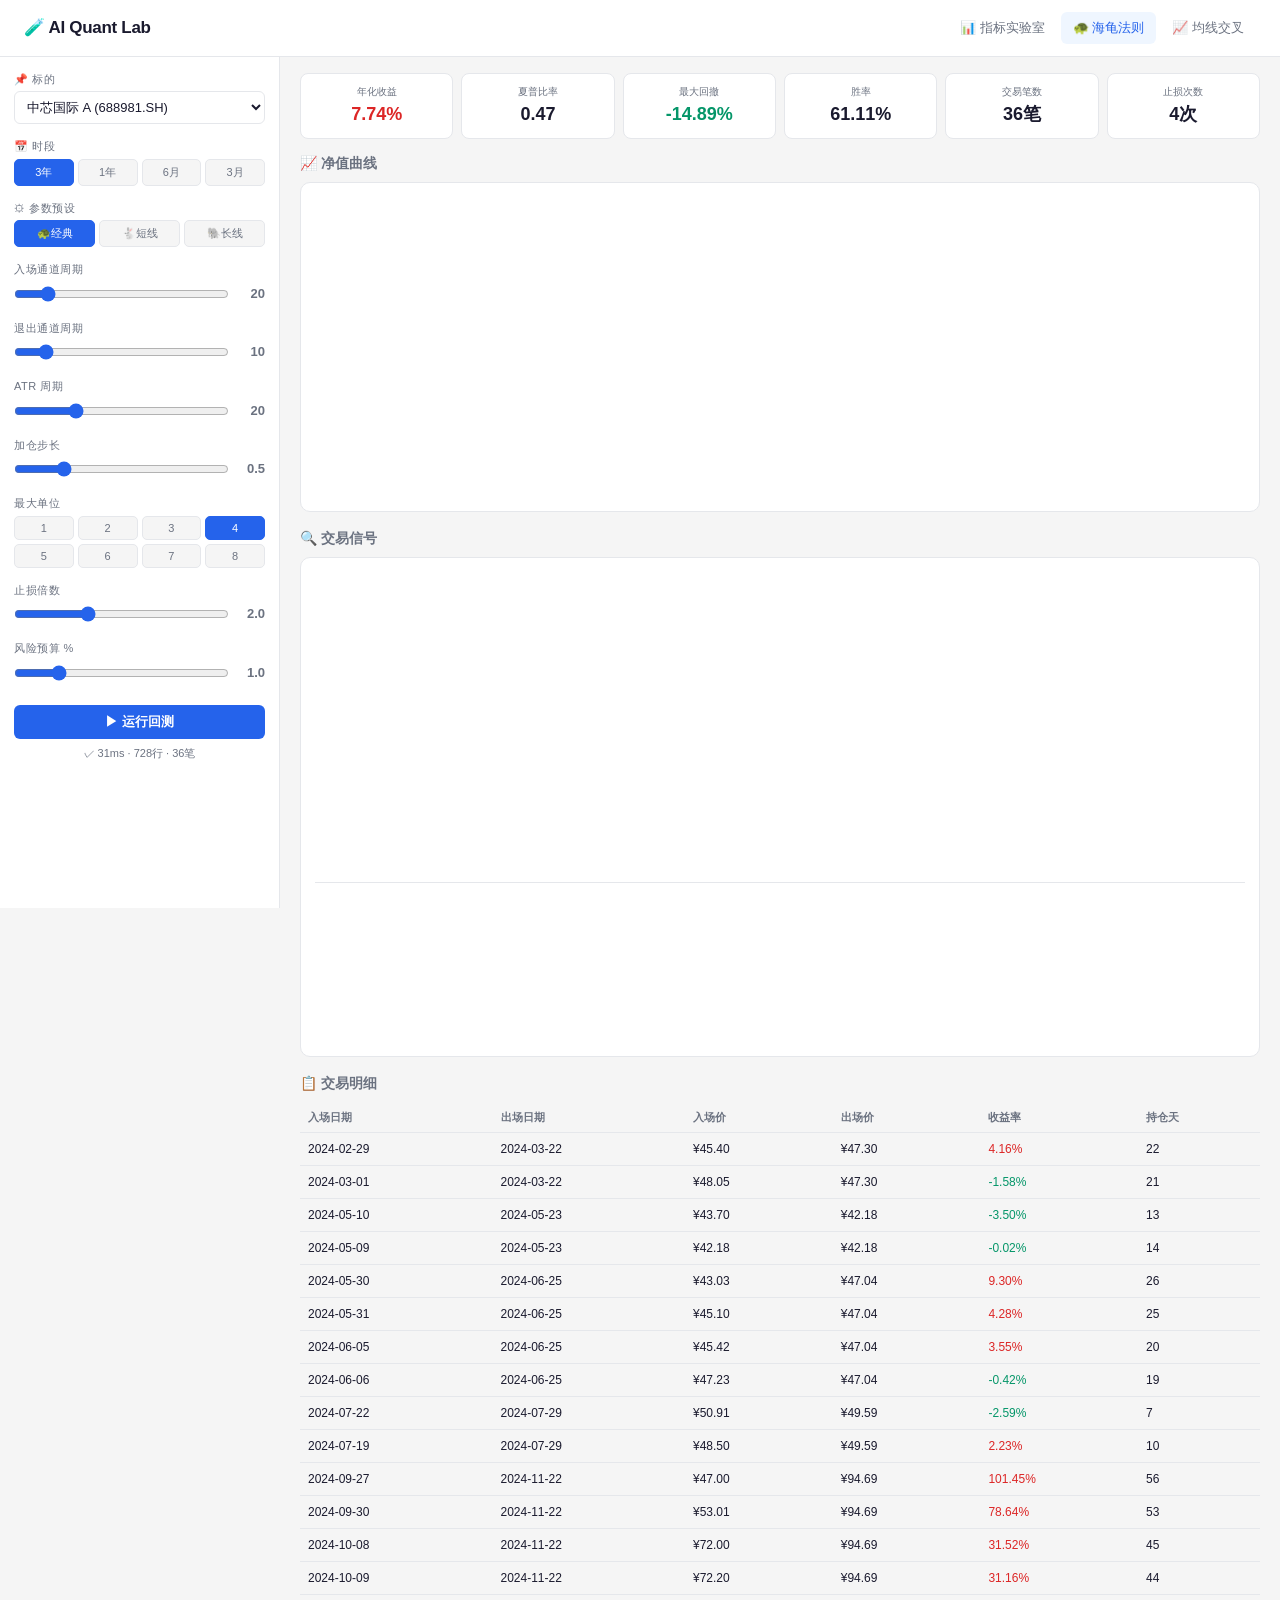
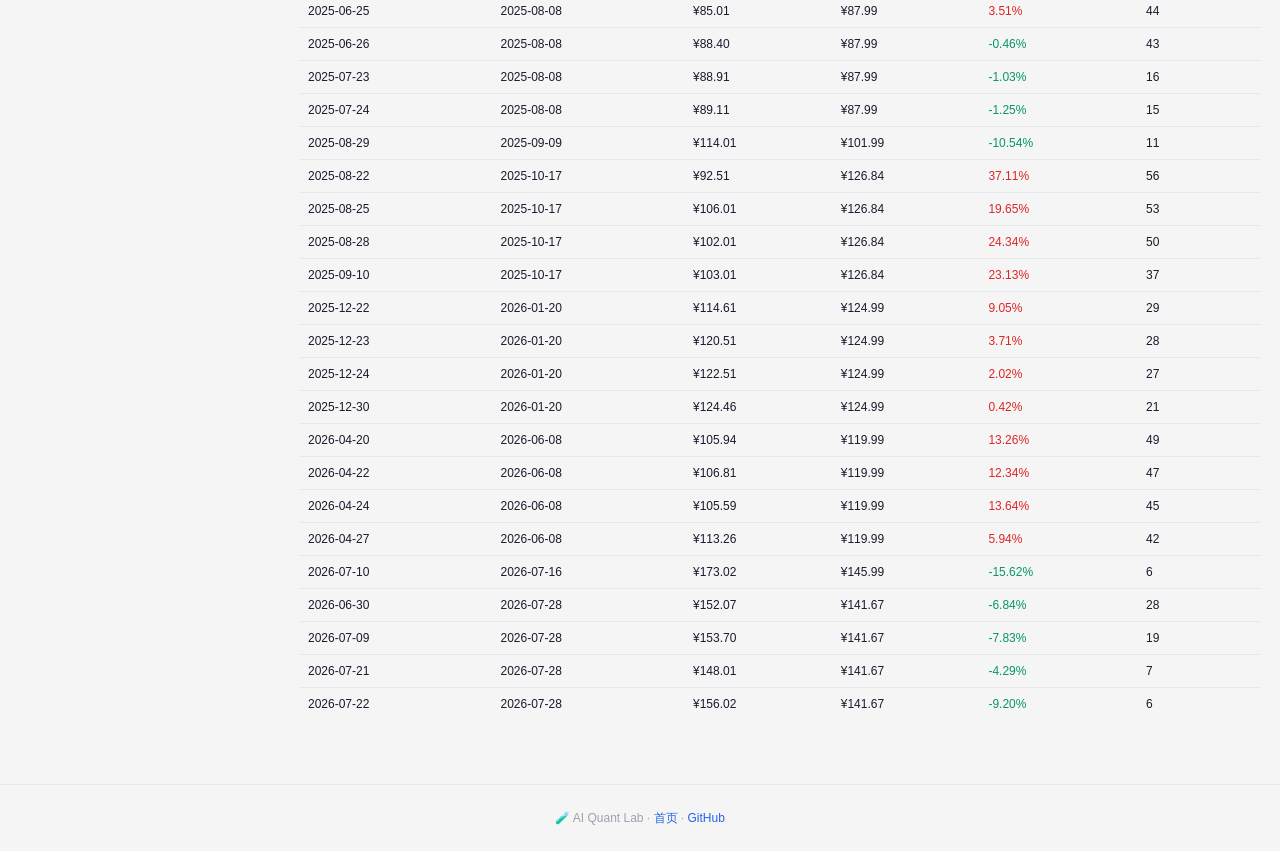
<file: turtle-strategy/index.html>
<!DOCTYPE html>
<html lang="zh-CN">
<head>
<meta charset="UTF-8">
<meta name="viewport" content="width=device-width, initial-scale=1.0">
<title>海龟法则回测 — AI Quant Lab</title>
<link rel="stylesheet" href="../shared/common.css">
<style>
:root {
  --bg:#fff; --bg2:#f5f5f5; --card:#fafafa; --bd:#e5e7eb; --elevated:#f0f0f0;
  --tx:#1a1a2e; --tx2:#6b7280; --tx3:#9ca3af;
  --red:#dc2626; --green:#059669; --blue:#2563eb; --gold:#d97706; --purple:#7c3aed;
  --font:-apple-system,BlinkMacSystemFont,"Segoe UI","PingFang SC","Microsoft YaHei",sans-serif;
}
*{margin:0;padding:0;box-sizing:border-box}
body{font-family:var(--font);font-size:13px;color:var(--tx);background:var(--bg2);line-height:1.5;min-height:100vh}
.app{display:flex;min-height:calc(100vh - 48px)}
.sidebar{width:280px;min-width:280px;background:var(--bg);border-right:1px solid var(--bd);padding:14px;overflow-y:auto;position:sticky;top:49px;max-height:calc(100vh - 49px)}
.main{flex:1;padding:16px 20px;overflow-y:auto}
.panel-section{margin-bottom:14px}
.panel-label{font-size:11px;color:var(--tx2);text-transform:uppercase;margin-bottom:4px;letter-spacing:.5px}
select,input[type=number]{width:100%;background:var(--bg);color:var(--tx);border:1px solid var(--bd);padding:7px 8px;border-radius:6px;font-size:13px}
input[type=range]{width:100%;accent-color:var(--blue);margin:4px 0}
.range-row{display:flex;align-items:center;gap:6px}
.range-val{min-width:30px;text-align:right;font-size:13px;color:var(--tx2);font-weight:600}
.presets{display:flex;gap:4px;flex-wrap:wrap}
.presets button{flex:1;background:var(--bg2);color:var(--tx2);border:1px solid var(--bd);padding:5px 4px;border-radius:5px;font-size:11px;cursor:pointer;min-width:55px}
.presets button:hover{border-color:var(--blue);color:var(--tx)}
.presets button.active{background:var(--blue);border-color:var(--blue);color:#fff}
.btn{width:100%;background:var(--blue);color:#fff;border:none;padding:8px;border-radius:6px;font-size:13px;cursor:pointer;font-weight:600;margin-top:6px}
.btn:hover{opacity:.9}
.metrics-cards{display:grid;grid-template-columns:repeat(6,1fr);gap:8px;margin-bottom:14px}
.m-card{background:var(--bg);border:1px solid var(--bd);border-radius:8px;padding:10px;text-align:center}
.m-label{font-size:10px;color:var(--tx2);text-transform:uppercase;margin-bottom:2px}
.m-value{font-size:18px;font-weight:700}
.up{color:var(--red)}.down{color:var(--green)}
.chart-section{margin-bottom:16px}
.chart-section h3{font-size:14px;margin-bottom:8px;color:var(--tx2)}
.chart-panel{background:var(--bg);border:1px solid var(--bd);border-radius:10px;padding:14px}
.chart-wrap{position:relative;height:300px}
.chart-wrap-sm{position:relative;height:160px;margin-top:10px;padding-top:10px;border-top:1px solid var(--bd)}
.table-wrap{overflow-x:auto}
table{width:100%;border-collapse:collapse;font-size:12px}
th,td{padding:7px 8px;text-align:left;white-space:nowrap}
th{background:var(--bg2);color:var(--tx2);font-weight:600;font-size:11px;text-transform:uppercase;cursor:pointer}
td{border-top:1px solid var(--bd)}
tr:hover td{background:rgba(37,99,235,.04)}
.sort-asc::after{content:' ↑'}.sort-desc::after{content:' ↓'}
.status{text-align:center;font-size:11px;color:var(--tx2);margin-top:6px}
@media(max-width:800px){.app{flex-direction:column}.sidebar{width:100%;min-width:0;position:static;max-height:none;border-right:none;border-bottom:1px solid var(--bd)}.metrics-cards{grid-template-columns:repeat(3,1fr)}}
@media(max-width:500px){.metrics-cards{grid-template-columns:repeat(2,1fr)}}
</style>
<script src="../shared/lib/chart.umd.min.js"></script>
</head>
<body>

<nav class="site-nav">
  <a href="/ai-quant-lab/" class="nav-brand">🧪 AI Quant Lab</a>
  <div class="nav-links">
    <a href="/ai-quant-lab/indicator-lab/">📊 指标实验室</a>
    <a href="/ai-quant-lab/turtle-strategy/" class="active">🐢 海龟法则</a>
    <a href="/ai-quant-lab/ma-cross/">📈 均线交叉</a>
  </div>
</nav>

<div class="app">
<aside class="sidebar">
<div class="panel-section">
  <div class="panel-label">📌 标的</div>
  <select id="stock-selector"></select>
</div>
<div class="panel-section">
  <div class="panel-label">📅 时段</div>
  <div class="presets" id="period-presets">
    <button data-years="3" class="active">3年</button>
    <button data-years="1">1年</button>
    <button data-months="6">6月</button>
    <button data-months="3">3月</button>
  </div>
</div>
<div class="panel-section">
  <div class="panel-label">⚙ 参数预设</div>
  <div class="presets" id="param-presets">
    <button data-preset="classic" class="active">🐢经典</button>
    <button data-preset="fast">🐇短线</button>
    <button data-preset="slow">🐘长线</button>
  </div>
</div>
<div class="panel-section"><div class="panel-label">入场通道周期</div>
  <div class="range-row"><input type="range" id="entry-period" min="5" max="120" value="20"><span class="range-val" id="entry-period-val">20</span></div>
</div>
<div class="panel-section"><div class="panel-label">退出通道周期</div>
  <div class="range-row"><input type="range" id="exit-period" min="3" max="60" value="10"><span class="range-val" id="exit-period-val">10</span></div>
</div>
<div class="panel-section"><div class="panel-label">ATR 周期</div>
  <div class="range-row"><input type="range" id="atr-period" min="5" max="60" value="20"><span class="range-val" id="atr-period-val">20</span></div>
</div>
<div class="panel-section"><div class="panel-label">加仓步长</div>
  <div class="range-row"><input type="range" id="add-step" min="0.1" max="2" value="0.5" step="0.1"><span class="range-val" id="add-step-val">0.5</span></div>
</div>
<div class="panel-section"><div class="panel-label">最大单位</div>
  <div class="presets" id="max-units-group">
    <button data-value="1">1</button><button data-value="2">2</button><button data-value="3">3</button><button data-value="4" class="active">4</button>
    <button data-value="5">5</button><button data-value="6">6</button><button data-value="7">7</button><button data-value="8">8</button>
  </div>
</div>
<div class="panel-section"><div class="panel-label">止损倍数</div>
  <div class="range-row"><input type="range" id="stop-multiple" min="0.5" max="5" value="2" step="0.1"><span class="range-val" id="stop-multiple-val">2.0</span></div>
</div>
<div class="panel-section"><div class="panel-label">风险预算 %</div>
  <div class="range-row"><input type="range" id="risk-fraction" min="0.1" max="5" value="1" step="0.1"><span class="range-val" id="risk-fraction-val">1.0</span></div>
</div>
<button class="btn" id="btn-run">▶ 运行回测</button>
<div class="status" id="run-status"></div>
</aside>

<main class="main">
<div id="metrics-container"><div style="text-align:center;padding:40px;color:var(--tx2)">选择参数后自动回测...</div></div>
<div class="chart-section"><h3>📈 净值曲线</h3><div class="chart-panel"><div class="chart-wrap"><canvas id="equity-plot"></canvas></div></div></div>
<div class="chart-section"><h3>🔍 交易信号</h3><div class="chart-panel"><div class="chart-wrap"><canvas id="signal-plot"></canvas></div><div class="chart-wrap-sm"><canvas id="atr-plot"></canvas></div></div></div>
<div class="chart-section"><h3>📋 交易明细</h3><div class="table-wrap"><table><thead><tr><th>入场日期</th><th>出场日期</th><th>入场价</th><th>出场价</th><th>收益率</th><th>持仓天</th></tr></thead><tbody id="trades-body"></tbody></table></div></div>
</main>
</div>

<script src="../indicator-lab/data.js"></script>
<script src="js/turtle_engine.js"></script>
<script>
const TE = TurtleEngine;

// Convert data.js format to turtle_engine format
function convertData(raw) {
  return raw.data.map(r => ({
    date: r.d, open: r.o, high: r.h, low: r.l, close: r.c, volume: r.v
  }));
}

const STOCK_MAP = {};
STOCK_DATA.forEach(s => { STOCK_MAP[s.key.replace('_SH','.SH').replace('_SZ','.SZ').replace('_HK','.HK')] = s; });

const PRESETS = {
  classic: {en:20,ex:10,at:20,as:0.5,mu:4,sm:2.0,rf:1.0},
  fast:{en:10,ex:5,at:10,as:0.3,mu:3,sm:1.5,rf:1.5},
  slow:{en:60,ex:20,at:30,as:1.0,mu:2,sm:3.0,rf:0.5},
};

let state={equityChart:null,signalChart:null,atrChart:null,timer:null};
function fmtPct(v){return v==null?'N/A':(v*100).toFixed(2)+'%'}
function up(v){return v>=0?'up':'down'}

function getParams(){
  return {
    entry_period:+document.getElementById('entry-period').value,
    exit_period:+document.getElementById('exit-period').value,
    atr_period:+document.getElementById('atr-period').value,
    add_unit_step:+document.getElementById('add-step').value,
    max_units:+document.getElementById('max-units-group').querySelector('.active').dataset.value,
    stop_multiple:+document.getElementById('stop-multiple').value,
    risk_fraction:+document.getElementById('risk-fraction').value/100,
    initial_capital:100000,commission_rate:0.0003,slippage:0.0001,
  };
}

function getRange(data){
  const act=document.getElementById('period-presets').querySelector('.active');
  const now=new Date(data[data.length-1].date);let cutoff;
  if(act.dataset.years){cutoff=new Date(now);cutoff.setFullYear(cutoff.getFullYear()- +act.dataset.years)}
  else if(act.dataset.months){cutoff=new Date(now);cutoff.setMonth(cutoff.getMonth()- +act.dataset.months)}
  else cutoff=new Date(0);
  return data.filter(d=>new Date(d.date)>=cutoff);
}

function run(){
  const tsCode=document.getElementById('stock-selector').value;
  const raw=STOCK_MAP[tsCode];if(!raw)return;
  const full=convertData(raw);
  const params=getParams();params.ts_code=tsCode;
  const data=getRange(full);
  document.getElementById('run-status').textContent='计算中...';
  const t0=performance.now();
  const res=TE.runBacktest(data,params);
  const m=TE.computeMetrics(res.equityRecords,res.tradeRecords,100000);
  const det=TE.exportDetailData(data,params,Math.min(150,data.length));
  document.getElementById('run-status').textContent=`✓ ${(performance.now()-t0).toFixed(0)}ms · ${data.length}行 · ${res.tradeRecords.length}笔`;
  renderMetrics(m);renderEquity(res.equityRecords,params,m);
  renderSignal(det);renderATR(det);renderTrades(res.tradeRecords);
}

function trigger(){clearTimeout(state.timer);state.timer=setTimeout(run,400);}

function renderMetrics(m){
  document.getElementById('metrics-container').innerHTML=
  `<div class="metrics-cards">${
    [['年化收益',fmtPct(m.annualizedReturn),up(m.annualizedReturn)],
     ['夏普比率',(m.sharpeRatio||0).toFixed(2),''],
     ['最大回撤',fmtPct(m.maxDrawdown),'down'],
     ['胜率',fmtPct(m.winRate),''],
     ['交易笔数',(m.totalTrades||0)+'笔',''],
     ['止损次数',(m.stopLossCount||0)+'次','']]
    .map(([l,v,c])=>`<div class="m-card"><div class="m-label">${l}</div><div class="m-value ${c}">${v}</div></div>`).join('')
  }</div>`;
}

function renderEquity(eq,params,m){
  if(state.equityChart)state.equityChart.destroy();
  const labels=eq.map(e=>e.date.slice(5));
  const se=eq.map(e=>e.totalEquity);
  const fc=eq[0]?.close||1;
  const be=eq.map(e=>params.initial_capital*(1+(e.close-fc)/fc));
  const ap=m.avgPositionPct||0.05;
  const ep=eq.map(e=>params.initial_capital*(1-ap)+params.initial_capital*ap*(e.close/fc));
  const ctx=document.getElementById('equity-plot').getContext('2d');
  state.equityChart=new Chart(ctx,{type:'line',data:{labels,datasets:[
    {label:'策略',data:se,borderColor:'#dc2626',borderWidth:2,pointRadius:0},
    {label:'满仓买入持有',data:be,borderColor:'#9ca3af',borderWidth:.8,borderDash:[3,5],pointRadius:0},
    {label:'等仓位买入持有',data:ep,borderColor:'#2563eb',borderWidth:1.2,borderDash:[8,3],pointRadius:0},
  ]},options:{responsive:true,maintainAspectRatio:false,
    interaction:{mode:'index',intersect:false},
    plugins:{legend:{labels:{color:'#6b7280',usePointStyle:true,padding:14,font:{size:11}}}},
    scales:{x:{ticks:{color:'#9ca3af',maxTicksLimit:10},grid:{color:'rgba(0,0,0,.06)'}},
            y:{ticks:{color:'#9ca3af',callback:v=>'¥'+(v/10000).toFixed(1)+'万'},grid:{color:'rgba(0,0,0,.06)'}}}
  }});
}

function renderSignal(det){
  if(state.signalChart)state.signalChart.destroy();
  const labels=det.labels.map(d=>d.slice(5));
  const toScat=pts=>pts.map(p=>({x:p.date.slice(5),y:p.price}));
  const ctx=document.getElementById('signal-plot').getContext('2d');
  state.signalChart=new Chart(ctx,{type:'line',data:{labels,datasets:[
    {label:'收盘价',data:det.close,borderColor:'#374151',borderWidth:1.5,pointRadius:0},
    {label:'入场上轨',data:det.entryUpper,borderColor:'rgba(220,38,38,.4)',borderWidth:1,borderDash:[6,3],pointRadius:0},
    {label:'入场下轨',data:det.entryLower,borderColor:'rgba(5,150,105,.4)',borderWidth:1,borderDash:[6,3],pointRadius:0},
    {label:'▲入场',type:'scatter',data:toScat(det.entryPoints),backgroundColor:'#dc2626',pointRadius:6,pointStyle:'triangle'},
    {label:'▼退出',type:'scatter',data:toScat(det.exitPoints),backgroundColor:'#059669',pointRadius:6,pointStyle:'triangle',rotation:180},
  ]},options:{responsive:true,maintainAspectRatio:false,
    interaction:{mode:'index',intersect:false},
    plugins:{legend:{position:'top',labels:{color:'#6b7280',usePointStyle:true,padding:8,font:{size:10},boxWidth:14}}},
    scales:{x:{ticks:{color:'#9ca3af',maxTicksLimit:10},grid:{color:'rgba(0,0,0,.06)'}},
            y:{ticks:{color:'#9ca3af',callback:v=>'¥'+v.toFixed(1)},grid:{color:'rgba(0,0,0,.06)'}}}
  }});
}

function renderATR(det){
  if(state.atrChart)state.atrChart.destroy();
  const ctx=document.getElementById('atr-plot').getContext('2d');
  state.atrChart=new Chart(ctx,{type:'line',data:{labels:det.labels.map(d=>d.slice(5)),datasets:[
    {label:'ATR',data:det.atr,borderColor:'#d97706',borderWidth:1.5,pointRadius:0,fill:false},
  ]},options:{responsive:true,maintainAspectRatio:false,
    plugins:{legend:{labels:{color:'#6b7280',font:{size:10},padding:4}}},
    scales:{x:{ticks:{color:'#9ca3af',maxTicksLimit:8},grid:{color:'rgba(0,0,0,.06)'}},
            y:{ticks:{color:'#9ca3af'},grid:{color:'rgba(0,0,0,.06)'}}}
  }});
}

function renderTrades(trades){
  const tb=document.getElementById('trades-body');
  if(!trades.length){tb.innerHTML='<tr><td colspan="6" style="text-align:center;color:var(--tx2);padding:16px">无交易记录</td></tr>';return}
  tb.innerHTML=trades.map(t=>`<tr>
    <td>${(t.entryDate||'').slice(0,10)}</td><td>${(t.exitDate||'').slice(0,10)}</td>
    <td>¥${t.entryPrice?.toFixed(2)}</td><td>¥${t.exitPrice?.toFixed(2)}</td>
    <td class="${up(t.returnPct)}">${fmtPct(t.returnPct)}</td><td>${t.holdingDays||0}</td>
  </tr>`).join('');
}

// Init
function init(){
  const sel=document.getElementById('stock-selector');
  STOCK_DATA.forEach(s=>{
    const c=s.key.replace('_SH','.SH').replace('_SZ','.SZ').replace('_HK','.HK');
    sel.innerHTML+=`<option value="${c}">${s.name} (${c})</option>`;
  });
  sel.onchange=trigger;
  ['entry-period','exit-period','atr-period','add-step','stop-multiple','risk-fraction'].forEach(id=>{
    const el=document.getElementById(id),ve=document.getElementById(id+'-val');
    el.oninput=()=>{ve.textContent=el.value;trigger();};
  });
  document.querySelectorAll('#period-presets button').forEach(b=>b.onclick=()=>{
    document.querySelectorAll('#period-presets button').forEach(x=>x.classList.remove('active'));
    b.classList.add('active');trigger();
  });
  document.querySelectorAll('#param-presets button').forEach(b=>b.onclick=()=>{
    document.querySelectorAll('#param-presets button').forEach(x=>x.classList.remove('active'));
    b.classList.add('active');const p=PRESETS[b.dataset.preset];
    document.getElementById('entry-period').value=p.en;document.getElementById('entry-period-val').textContent=p.en;
    document.getElementById('exit-period').value=p.ex;document.getElementById('exit-period-val').textContent=p.ex;
    document.getElementById('atr-period').value=p.at;document.getElementById('atr-period-val').textContent=p.at;
    document.getElementById('add-step').value=p.as;document.getElementById('add-step-val').textContent=p.as;
    document.getElementById('stop-multiple').value=p.sm;document.getElementById('stop-multiple-val').textContent=p.sm;
    document.getElementById('risk-fraction').value=p.rf;document.getElementById('risk-fraction-val').textContent=p.rf;
    document.querySelectorAll('#max-units-group button').forEach(x=>x.classList.toggle('active',+x.dataset.value===p.mu));
    trigger();
  });
  document.querySelectorAll('#max-units-group button').forEach(b=>b.onclick=()=>{
    document.querySelectorAll('#max-units-group button').forEach(x=>x.classList.remove('active'));
    b.classList.add('active');trigger();
  });
  document.getElementById('btn-run').onclick=run;
  run();
}
document.addEventListener('DOMContentLoaded',init);
</script>
<footer class="site-footer"><p>🧪 AI Quant Lab · <a href="/ai-quant-lab/">首页</a> · <a href="https://github.com/waanng/ai-quant-lab" target="_blank">GitHub</a></p></footer>
</body>
</html>
</file>
<file: shared/common.css>
/* ============================================================
   AI Quant Lab — Shared Styles (Light Theme)
   ============================================================ */

:root {
  --bg: #fff;
  --bg2: #f5f5f5;
  --bg3: #eee;
  --tx: #1a1a2e;
  --tx2: #6b7280;
  --tx3: #9ca3af;
  --bd: #e5e7eb;
  --bd2: #d1d5db;
  --accent: #2563eb;
  --red: #dc2626;
  --green: #059669;
  --radius: 8px;
  --font: -apple-system, BlinkMacSystemFont, "Segoe UI", "PingFang SC", "Microsoft YaHei", sans-serif;
}

*, *::before, *::after { box-sizing: border-box; margin: 0; padding: 0; }

body {
  font-family: var(--font);
  font-size: 14px;
  color: var(--tx);
  background: var(--bg3);
  line-height: 1.5;
  min-height: 100vh;
}

/* ============================================================
   Site Navigation（所有子页面共享）
   ============================================================ */

.site-nav {
  display: flex;
  justify-content: space-between;
  align-items: center;
  padding: 12px 24px;
  background: rgba(255,255,255,.92);
  backdrop-filter: blur(8px);
  -webkit-backdrop-filter: blur(8px);
  border-bottom: 0.5px solid var(--bd);
  position: sticky;
  top: 0;
  z-index: 50;
}

.nav-brand {
  font-size: 17px;
  font-weight: 600;
  color: var(--tx);
  text-decoration: none;
  letter-spacing: -.3px;
}

.nav-links {
  display: flex;
  gap: 4px;
}

.nav-links a {
  font-size: 13px;
  color: var(--tx2);
  text-decoration: none;
  padding: 6px 12px;
  border-radius: 6px;
  transition: all .15s;
}

.nav-links a:hover {
  color: var(--tx);
  background: var(--bg2);
}

.nav-links a.active {
  color: var(--accent);
  background: #eff6ff;
  font-weight: 500;
}

/* ============================================================
   Site Footer（所有子页面共享）
   ============================================================ */

.site-footer {
  text-align: center;
  padding: 24px 20px;
  color: var(--tx3);
  font-size: 12px;
  border-top: 0.5px solid var(--bd);
  margin-top: 32px;
}

.site-footer a {
  color: var(--accent);
  text-decoration: none;
}

.site-footer a:hover {
  text-decoration: underline;
}

/* ============================================================
   Responsive Nav
   ============================================================ */

@media (max-width: 700px) {
  .site-nav {
    flex-direction: column;
    gap: 8px;
    padding: 10px 16px;
  }
  .nav-links {
    flex-wrap: wrap;
    justify-content: center;
  }
  .nav-links a {
    font-size: 12px;
    padding: 4px 8px;
  }
}
</file>
